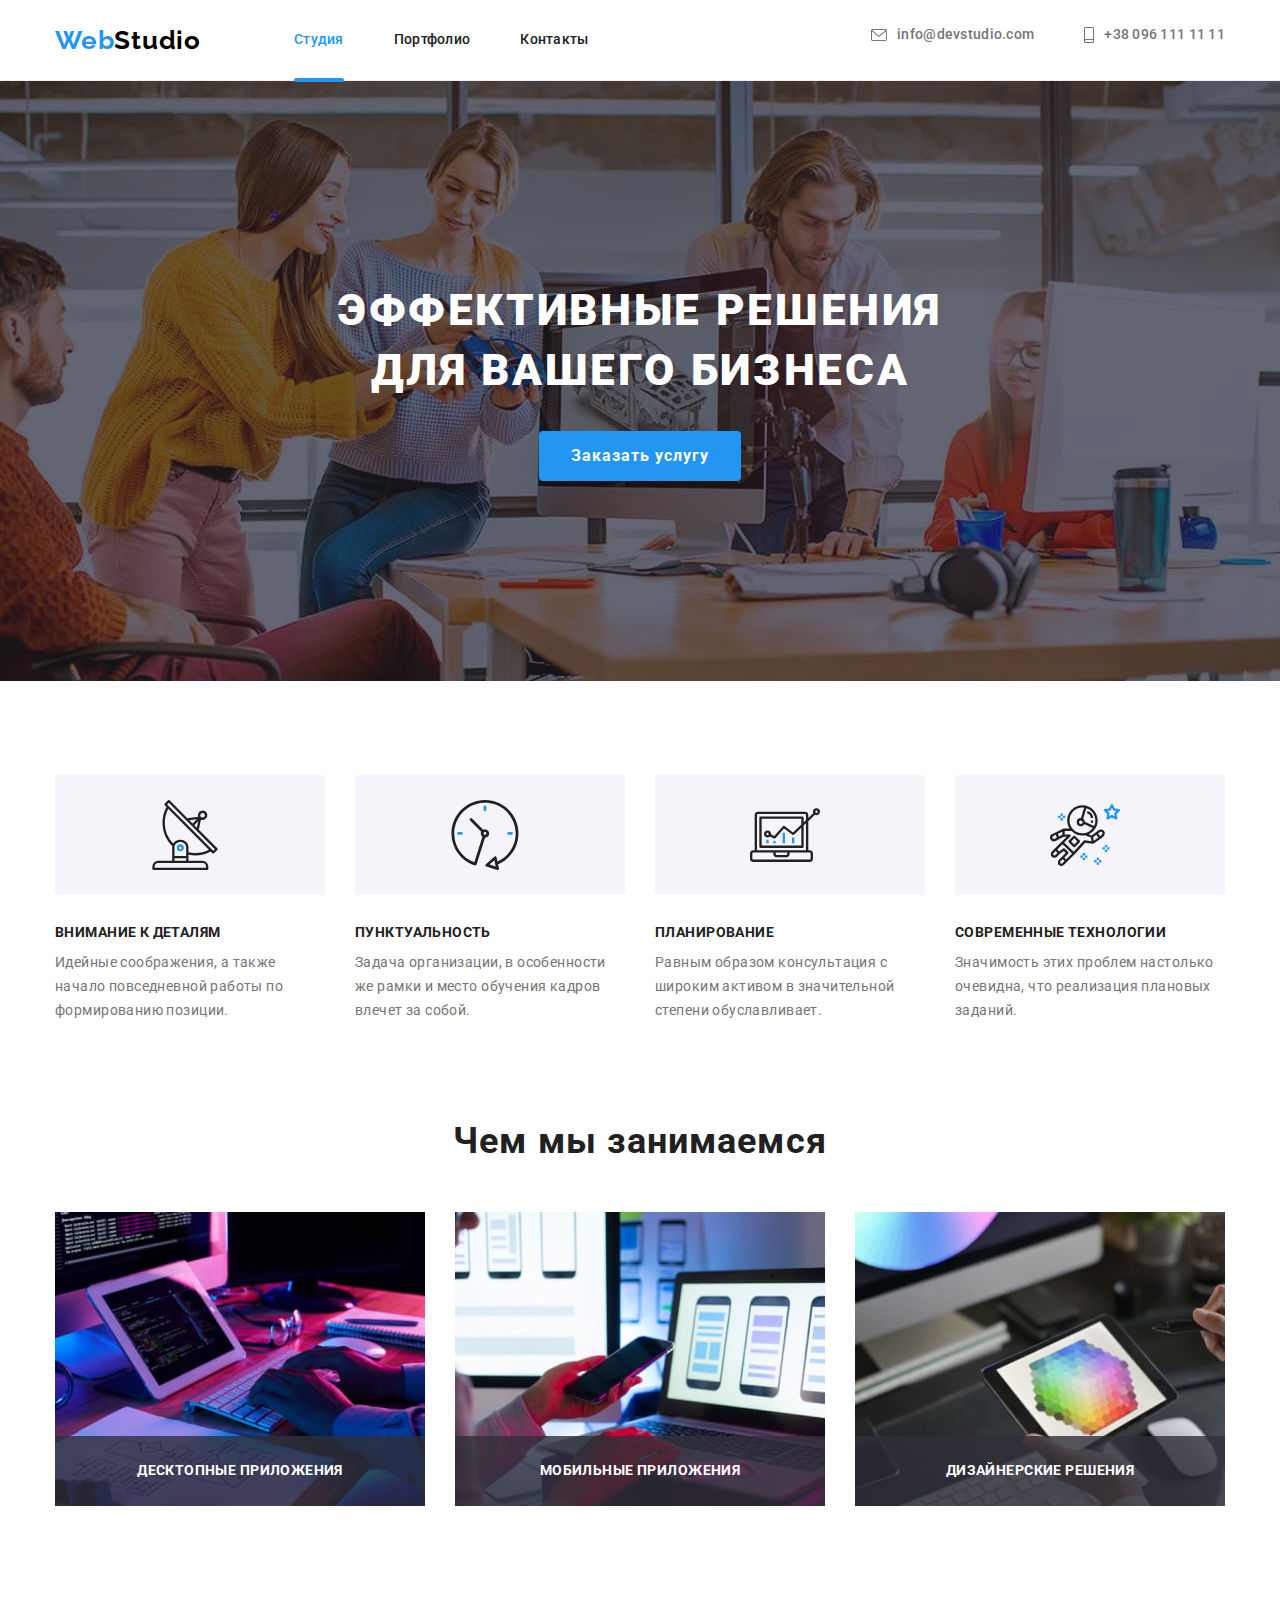
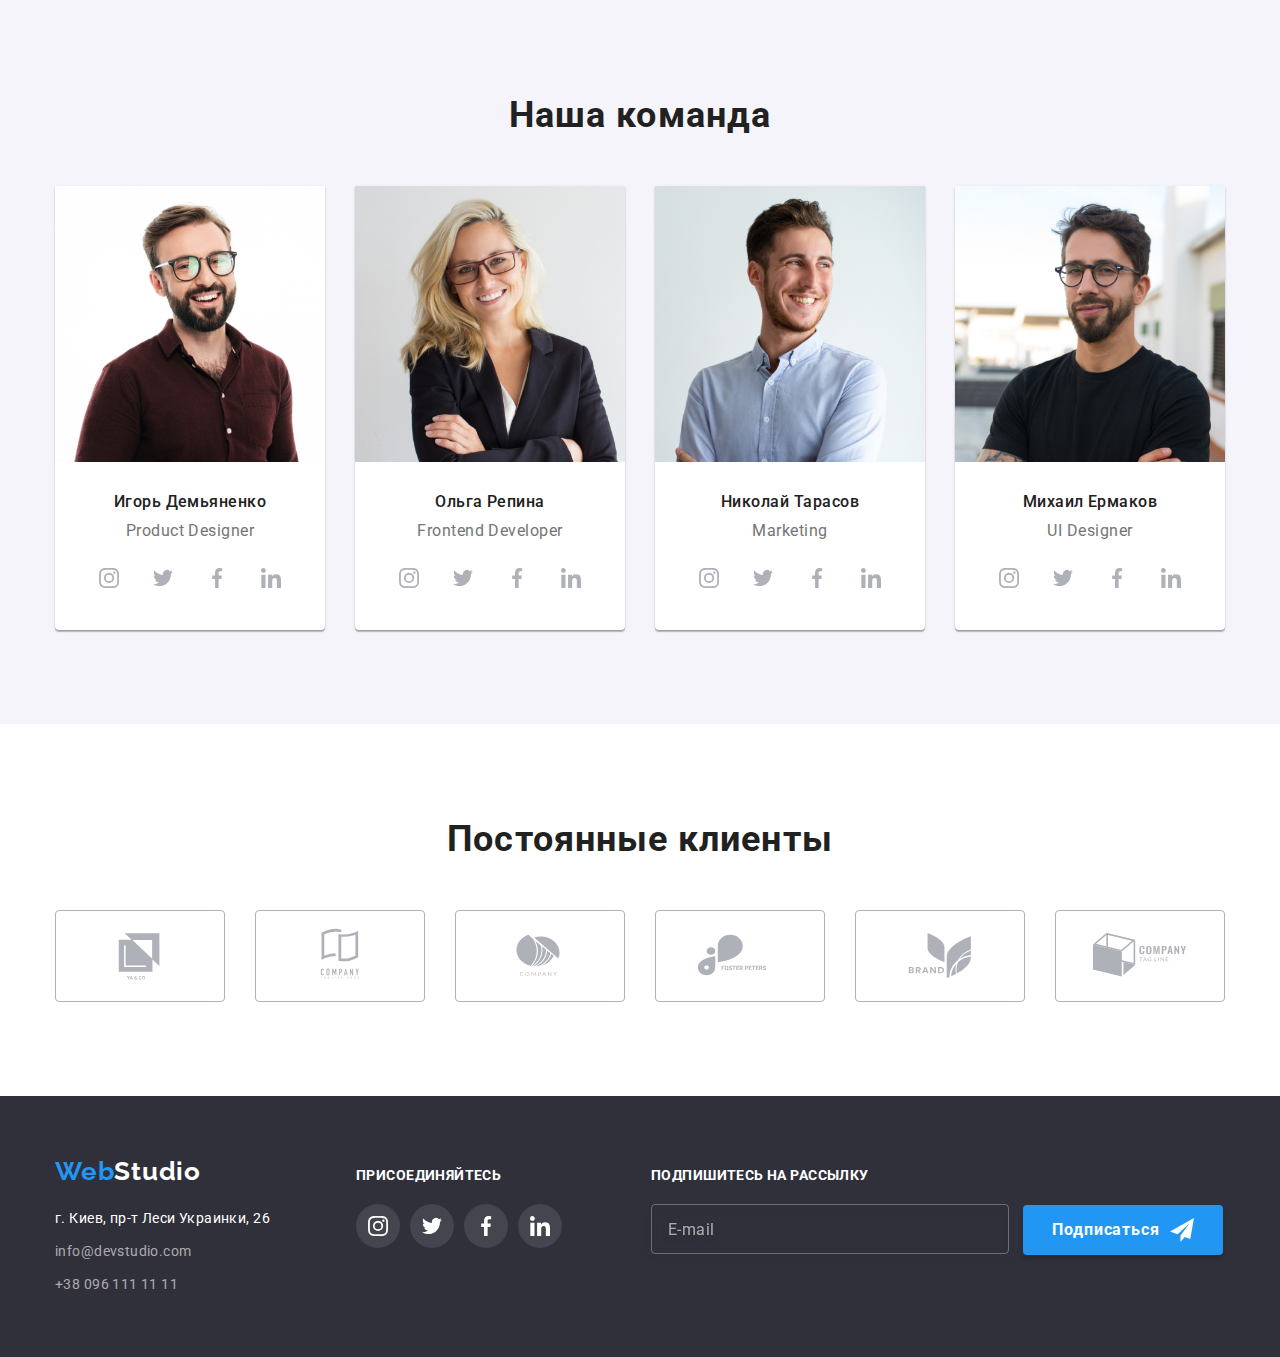
<file: index.html>
<!DOCTYPE html>
<html lang="ru">

<head>
    <meta charset="UTF-8">
    <meta http-equiv="X-UA-Compatible" content="IE=edge">
    <meta name="viewport" content="width=device-width, initial-scale=1.0">
    <link rel="preconnect" href="https://fonts.googleapis.com">
    <link rel="preconnect" href="https://fonts.gstatic.com" crossorigin>
    <link
        href="https://fonts.googleapis.com/css2?family=Raleway:wght@700&family=Roboto:wght@400;500;700;900&display=swap"
        rel="stylesheet">
    <link rel="stylesheet"
        href="https://cdnjs.cloudflare.com/ajax/libs/modern-normalize/1.0.0/modern-normalize.min.css" />
    <link rel="stylesheet" href="./css/main.min.css">
    <title>Студия</title>
</head>

<body class="body">
    <header class="page-header">
        <div class="container container__page-header">
            <nav class="main-nav">
                <a class="logo" href="./index.html">Web<span class="logo__header">Studio</span></a>
                <ul class="site-nav">
                    <li class="site-nav__item"><a class="site-nav__link site-nav__link--active" href="#">Студия</a></li>
                    <li class="site-nav__item"><a class="site-nav__link" href="./portfolio.html">Портфолио</a></li>
                    <li class="site-nav__item"><a class="site-nav__link" href="#">Контакты</a></li>
                </ul>
                <button type="button" class="menu__button is-open" aria-expanded="false" aria-controls="menu-container" data-menu-button>
                    <svg class="menu-icon" width="40px" height="40px" aria-label="Переключатель мобильного меню">
                        <use class="icon__close" href="./images/symbol-defs.svg#menu_40px"></use>
                        <use class="icon__menu" href="./images/symbol-defs.svg#close_40px"></use>
                    </svg>
                </button>
                <!--Mobile-menu-->
                <div class="menu-container" id="menu-container" data-menu>
                    <ul class="mob-menu">
                        <li class="mob-menu__item"><a class="mob-menu__link mob-menu__link--active" href="#">Студия</a></li>
                        <li class="mob-menu__item"><a class="mob-menu__link" href="./portfolio.html">Портфолио</a></li>
                        <li class="mob-menu__item"><a class="mob-menu__link" href="#">Контакты</a></li>
                    </ul>
                    <div class="mob-menu">
                        <p class="mob__tel">+38 096 111 11 11</p>
                        <p class="mob__mail">info@devstudio.com</p>
                        <ul class="mob-social">
                            <li class="mob-social__item"><a class="mob-social__link" href="#">Instagram</a></li>
                            <li class="mob-social__item"><a class="mob-social__link" href="#">Twitter</a></li>
                            <li class="mob-social__item"><a class="mob-social__link" href="#">Facebook</a></li>
                            <li class="mob-social__item"><a class="mob-social__link" href="#">LinkedIn</a></li>
                        </ul>
                    </div>
                </div>
            </nav>
            <ul class="auth-nav">
                <li class="auth-nav__item">
                    <a class="auth-nav__link" href="mailto:info@devstudio.com">
                        <svg class="auth-nav__icon" width="16px" height="12px">
                            <use href="./images/symbol-defs.svg#envelope"></use>
                        </svg>
                        info@devstudio.com</a>
                </li>
                <li class="auth-nav__item"><a class="auth-nav__link" href="tel:+380961111111">
                        <svg class="auth-nav__icon" width="10px" height="16px">
                            <use href="./images/symbol-defs.svg#smartphone"></use>
                        </svg>
                        +38 096 111 11 11</a></li>
            </ul>
        </div>
    </header>
    <main class="page-main">
        <!--Шапка-->
        <section class="main-section overlay">
            <div class="container">
                <h1 class="main__title">Эффективные решения для вашего бизнеса</h1>
                <button class="main__button button" type="button" data-modal-open>Заказать услугу</button>
            </div>
        </section>
        <!--Особенности-->
        <section class="section">
            <div class="container">
                <h2 class="visually-hidden">Наши преимущества</h2>
                <ul class="feature-list">
                    <li class="feature-list__item">
                        <div class="feature__picture">
                            <svg class="auth-nav__icon" width="70px" height="70px">
                                <use href="./images/symbol-defs.svg#antenna"></use>
                            </svg>
                        </div>
                        <h3 class="feature-list__title upertext">Внимание к деталям</h3>
                        <p class="feature-list__text">Идейные соображения, а также начало повседневной работы по
                            формированию позиции.
                        </p>
                    </li>
                    <li class="feature-list__item">
                        <div class="feature__picture">
                            <svg class="auth-nav__icon" width="70px" height="70px">
                                <use href="./images/symbol-defs.svg#clock"></use>
                            </svg>
                        </div>
                        <h3 class="feature-list__title upertext">Пунктуальность</h3>
                        <p class="feature-list__text">Задача организации, в особенности же рамки и место обучения кадров
                            влечет за собой.
                        </p>
                    </li>
                    <li class="feature-list__item">
                        <div class="feature__picture">
                            <svg class="auth-nav__icon" width="70px" height="70px">
                                <use href="./images/symbol-defs.svg#diagram"></use>
                            </svg>
                        </div>
                        <h3 class="feature-list__title upertext">Планирование</h3>
                        <p class="feature-list__text">Равным образом консультация с широким активом в значительной
                            степени обуславливает.
                        </p>
                    </li>
                    <li class="feature-list__item">
                        <div class="feature__picture">
                            <svg class="auth-nav__icon" width="70px" height="70px">
                                <use href="./images/symbol-defs.svg#astronaut"></use>
                            </svg>
                        </div>
                        <h3 class="feature-list__title upertext">Современные технологии</h3>
                        <p class="feature-list__text">Значимость этих проблем настолько очевидна, что реализация плановых
                            заданий.</p>
                    </li>
                </ul>
            </div>
        </section>
        <!--Чем мы занимаемся-->
        <section class="section section--no-padding-top">
            <div class="container">
                <h2 class="section__title work__title">Чем мы занимаемся</h2>
                <ul class="work-list">
                    <li class="work-list__item">
                        <div class="work__picture">
                            <picture>
                                <source srcset="./images/box1.jpg 1x, ./images/box1@2x.jpg 2x" type="image/jpeg">
                                <img src="./images/box1.jpg" alt="Николай Тарасов">
                            </picture>
                            <h3 class="work-list__text upertext">Десктопные приложения</h3>
                        </div>
                    </li>
                    <li class="work-list__item">
                        <div class="work__picture">
                            <picture>
                                <source srcset="./images/box2.jpg 1x, ./images/box2@2x.jpg 2x" type="image/jpeg">
                                <img src="./images/box2.jpg" alt="Разрабатывает мобильные приложения">
                            </picture>
                            <h3 class="work-list__text  upertext">Мобильные приложения</h3>
                        </div>
                    </li>
                    <li class="work-list__item">
                        <div class="work__picture">
                            <picture>
                                <source srcset="./images/box3.jpg 1x, ./images/box3@2x.jpg 2x" type="image/jpeg">
                                <img src="./images/box3.jpg" alt="Оформляет сайты или приложения">
                            </picture>
                            <h3 class="work-list__text  upertext">Дизайнерские решения</h3>
                        </div>
                    </li>
                </ul>
            </div>
        </section>
        <!--Наша команда-->
        <section class="team section">
            <div class="container">
                <h2 class="section__title">Наша команда</h2>
                <ul class="team-list">
                    <!--Демьяненко-->
                    <li class="team-list__item">
                        <picture>
                            <source srcset="./images/Igor_Demyanenko.png 1x, ./images/Igor_Demyanenko@2x.png 2x" type="image/jpeg">
                            <source srcset="./images/Igor_Demyanenko.jpg 1x, ./images/Igor_Demyanenko@2x.jpg 2x" type="image/jpeg">
                            <img src="./images/Igor_Demyanenko.jpg" alt="Игорь Демьяненко">
                        </picture>
                        <div class="team-list__info">
                            <h3 class="team-list__title">Игорь Демьяненко</h3>
                            <p class="team-list__text">Product Designer</p>
                            <ul class="social-list">
                                <li class="social-list__item">
                                    <a class="ssocial-list__link" href="">
                                        <svg class="social-list__icon" width="20px" height="20px">
                                            <use href="./images/symbol-defs.svg#instagram"></use>
                                        </svg>
                                    </a>
                                </li>
                                <li class="social-list__item">
                                    <a class="ssocial-list__link" href="">
                                        <svg class="social-list__icon" width="20px" height="20px">
                                            <use href="./images/symbol-defs.svg#twitter"></use>
                                        </svg>
                                    </a>
                                </li>
                                <li class="social-list__item">
                                    <a class="ssocial-list__link" href="">
                                        <svg class="social-list__icon" width="20px" height="20px">
                                            <use href="./images/symbol-defs.svg#facebook"></use>
                                        </svg>
                                    </a>
                                </li>
                                <li class="social-item">
                                    <a class="ssocial-list__link" href="">
                                        <svg class="social-list__icon" width="20px" height="20px">
                                            <use href="./images/symbol-defs.svg#linkedin"></use>
                                        </svg>
                                    </a>
                                </li>
                            </ul>
                        </div>
                    </li>
                    <!--Репина-->
                    <li class="team-list__item">
                        <picture>
                            <source srcset="./images/Olga_Repina.png 1x, ./images/Olga_Repina@2x.png 2x" type="image/jpeg">
                            <source srcset="./images/Olga_Repina.jpg 1x, ./images/Olga_Repina@2x.jpg 2x" type="image/jpeg">
                            <img src="./images/Olga_Repina.jpg" alt="Ольга Репина">
                        </picture>
                        <div class="team-list__info">
                            <h3 class="team-list__title">Ольга Репина</h3>
                            <p class="team-list__text">Frontend Developer</p>
                            <ul class="social-list">
                                <li class="social-list__item">
                                    <a class="ssocial-list__link" href="">
                                        <svg class="social-list__icon" width="20px" height="20px">
                                            <use href="./images/symbol-defs.svg#instagram"></use>
                                        </svg>
                                    </a>
                                </li>
                                <li class="social-list__item">
                                    <a class="ssocial-list__link" href="">
                                        <svg class="social-list__icon" width="20px" height="20px">
                                            <use href="./images/symbol-defs.svg#twitter"></use>
                                        </svg>
                                    </a>
                                </li>
                                <li class="social-list__item">
                                    <a class="ssocial-list__link" href="">
                                        <svg class="social-list__icon" width="20px" height="20px">
                                            <use href="./images/symbol-defs.svg#facebook"></use>
                                        </svg>
                                    </a>
                                </li>
                                <li class="social-item">
                                    <a class="ssocial-list__link" href="">
                                        <svg class="social-list__icon" width="20px" height="20px">
                                            <use href="./images/symbol-defs.svg#linkedin"></use>
                                        </svg>
                                    </a>
                                </li>
                            </ul>
                        </div>
                    </li>
                    <!--Тарасов-->
                    <li class="team-list__item">
                        <picture>
                            <source srcset="./images/Nikolai_Tarasov.png 1x, ./images/Nikolai_Tarasov@2x.png 2x" type="image/jpeg">
                            <source srcset="./images/Nikolai_Tarasov.jpg 1x, ./images/Nikolai_Tarasov@2x.jpg 2x" type="image/jpeg">
                            <img src="./images/Nikolai_Tarasov.jpg" alt="Николай Тарасов">
                        </picture>
                        <div class="team-list__info">
                            <h3 class="team-list__title">Николай Тарасов</h3>
                            <p class="team-list__text">Marketing</p>
                            <ul class="social-list">
                                <li class="social-list__item">
                                    <a class="ssocial-list__link" href="">
                                        <svg class="social-list__icon" width="20px" height="20px">
                                            <use href="./images/symbol-defs.svg#instagram"></use>
                                        </svg>
                                    </a>
                                </li>
                                <li class="social-list__item">
                                    <a class="ssocial-list__link" href="">
                                        <svg class="social-list__icon" width="20px" height="20px">
                                            <use href="./images/symbol-defs.svg#twitter"></use>
                                        </svg>
                                    </a>
                                </li>
                                <li class="social-list__item">
                                    <a class="ssocial-list__link" href="">
                                        <svg class="social-list__icon" width="20px" height="20px">
                                            <use href="./images/symbol-defs.svg#facebook"></use>
                                        </svg>
                                    </a>
                                </li>
                                <li class="social-item">
                                    <a class="ssocial-list__link" href="">
                                        <svg class="social-list__icon" width="20px" height="20px">
                                            <use href="./images/symbol-defs.svg#linkedin"></use>
                                        </svg>
                                    </a>
                                </li>
                            </ul>
                        </div>
                    </li>
                    <!--Ермаков-->
                    <li class="team-list__item">
                        <picture>
                            <source srcset="./images/Mikhail_Ermakov.png 1x, ./images/Mikhail_Ermakov@2x.png 2x" type="image/jpeg">
                            <source srcset="./images/Mikhail_Ermakov.jpg 1x, ./images/Mikhail_Ermakov@2x.jpg 2x" type="image/jpeg">
                            <img src="./images/Mikhail_Ermakov.jpg" alt="Михаил Ермаков">
                        </picture>
                        <div class="team-list__info">
                            <h3 class="team-list__title">Михаил Ермаков</h3>
                            <p class="team-list__text">UI Designer</p>
                            <ul class="social-list">
                                <li class="social-list__item">
                                    <a class="ssocial-list__link" href="">
                                        <svg class="social-list__icon" width="20px" height="20px">
                                            <use href="./images/symbol-defs.svg#instagram"></use>
                                        </svg>
                                    </a>
                                </li>
                                <li class="social-list__item">
                                    <a class="ssocial-list__link" href="">
                                        <svg class="social-list__icon" width="20px" height="20px">
                                            <use href="./images/symbol-defs.svg#twitter"></use>
                                        </svg>
                                    </a>
                                </li>
                                <li class="social-list__item">
                                    <a class="ssocial-list__link" href="">
                                        <svg class="social-list__icon" width="20px" height="20px">
                                            <use href="./images/symbol-defs.svg#facebook"></use>
                                        </svg>
                                    </a>
                                </li>
                                <li class="social-item">
                                    <a class="ssocial-list__link" href="">
                                        <svg class="social-list__icon" width="20px" height="20px">
                                            <use href="./images/symbol-defs.svg#linkedin"></use>
                                        </svg>
                                    </a>
                                </li>
                            </ul>
                        </div>
                    </li>
                </ul>
            </div>
        </section>
        <!--Постоянные клиенты-->
        <section class="section">
            <div class="container">
                <h2 class="section__title">Постоянные клиенты</h2>
                <ul class="client-list">
                    <li class="client-list__item">
                        <a class="client-list__link" href="">
                            <svg width="106px" height="60px">
                                <use href="./images/symbol-defs.svg#Logo1"></use>
                            </svg>
                        </a>
                    </li>
                    <li class="client-list__item">
                        <a class="client-list__link" href="">
                            <svg width="106px" height="60px">
                                <use href="./images/symbol-defs.svg#Logo2"></use>
                            </svg>
                        </a>
                    </li>
                    <li class="client-list__item">
                        <a class="client-list__link" href="">
                            <svg width="106px" height="60px">
                                <use href="./images/symbol-defs.svg#Logo3"></use>
                            </svg>
                        </a>
                    </li>
                    <li class="client-list__item">
                        <a class="client-list__link" href="">
                            <svg width="106px" height="60px">
                                <use href="./images/symbol-defs.svg#Logo4"></use>
                            </svg>
                        </a>
                    </li>
                    <li class="client-list__item">
                        <a class="client-list__link" href="">
                            <svg width="106px" height="60px">
                                <use href="./images/symbol-defs.svg#Logo5"></use>
                            </svg>
                        </a>
                    </li>
                    <li class="client-list__item">
                        <a class="client-list__link" href="">
                            <svg width="106px" height="60px">
                                <use href="./images/symbol-defs.svg#Logo6"></use>
                            </svg>
                        </a>
                    </li>
                </ul>
            </div>
        </section>
    </main>
    <!--Підвал-->
    <footer class="page-footer">
        <div class="container footer-list">
            <div class="contact-info">
                <div class="logo__footer"><a class="logo" href="./index.html">Web<span class="logo__footer-accent">Studio</span></a></div>
                <address class="addres-info">
                    <ul class="address-list">
                        <li class="address-list__item"><a class="address-list__map" href="http://surl.li/bkaxq" target="_blank"
                                rel="noreferrer noopener">г. Киев,
                                пр-т Леси Украинки, 26</a></li>
                        <li class="address-list__item"><a class="address-list__link"
                                href="mailto:info@devstudio.com">info@devstudio.com</a>
                        </li>
                        <li class="address-list__item"><a class="address-list__link" href="tel:+380961111111">+38 096 111 11
                                11</a></li>
                    </ul>
                </address>
            </div>
            <div>
                <h3 class="footer-social__title upertext">Присоединяйтесь</h3>
                <ul class="footer-social-list">
                    <li class="social-list__item footer-social-list__item">
                        <a class="ssocial-list__link footer-social-list__link" href="">
                            <svg class="social-list__icon" width="20px" height="20px">
                                <use href="./images/symbol-defs.svg#instagram"></use>
                            </svg>
                        </a>
                    </li>
                    <li class="social-list__item footer-social-list__item">
                        <a class="ssocial-list__link footer-social-list__link" href="">
                            <svg class="social-list__icon" width="20px" height="20px">
                                <use href="./images/symbol-defs.svg#twitter"></use>
                            </svg>
                        </a>
                    </li>
                    <li class="social-list__item footer-social-list__item">
                        <a class="ssocial-list__link footer-social-list__link" href="">
                            <svg class="social-list__icon" width="20px" height="20px">
                                <use href="./images/symbol-defs.svg#facebook"></use>
                            </svg>
                        </a>
                    </li>
                    <li class="social-list__item footer-social-list__item">
                        <a class="ssocial-list__link footer-social-list__link" href="">
                            <svg class="social-list__icon" width="20px" height="20px">
                                <use href="./images/symbol-defs.svg#linkedin"></use>
                            </svg>
                        </a>
                    </li>
                </ul>
            </div>
            <div class="subscription">
                <label class="subscription-lable">
                    <span class="subscription__title upertext">Подпишитесь на рассылку</span>
                    <input type="email" name="e-mail" placeholder="E-mail" class="subscription__input" required>
                </label>
                <button type="submit" class="subscription__button button">Подписаться
                    <svg width="24px" height="24px" class="subscription__icon">
                        <use href="./images/symbol-defs.svg#send"></use>
                    </svg>
                </button>
            </div>
        </div>
    </footer>
    <!--Модальне вікно-->
    <div class="backdrop is-hidden" data-modal>
        <div class="modal" >
            <button class="close__button" type="button" data-modal-close>
                <svg class="social-list__icon" width="11px" height="11px">
                    <use href="./images/symbol-defs.svg#Vector"></use>
                </svg>
            </button>
            <form class="form">
                <h3 class="form__title">Оставьте свои данные, мы вам перезвоним</h3>
                <label class="form__label">
                    Имя
                    <input type="text" name="username" autofocus class="form__input" required>
                    <svg class="form__icon" width="18px" height="18px">
                        <use href="./images/symbol-defs.svg#person"></use>
                    </svg>
                </label>
                <label class="form__label">
                    Телефон
                    <input type="tel" name="phonenumber" class="form__input" required>
                    <svg class="form__icon" width="18px" height="18px">
                        <use href="./images/symbol-defs.svg#phone"></use>
                    </svg>
                </label>
                <label class="form__label">
                    Почта
                    <input type="email" name="email" class="form__input">
                     <svg class="form__icon" width="18px" height="18px">
                         <use href="./images/symbol-defs.svg#email"></use>
                    </svg>
                </label>
                <label class="form-textarea__lable">
                    Комментарий
                    <textarea name="comments" placeholder="Введите текст" class="form-textarea__text"></textarea>
                </label>
                <label class="form-checkbox__lable">
                    <input type="checkbox" name="checkbox" class="form-checkbox__input">
                    <span class="form-checkbox__icon"></span>
                    Соглашаюсь с рассылкой и принимаю <a href="" class="form-checkbox__download">Условия договора</a>
                </label>
                <button class="form-button button" type="submit">Отправить</button>
            </form>
        </div>
    </div>
    <script src="./js/modal.js"></script>
    <script src="./js/menu.js"></script>
</body>

</html>
</file>
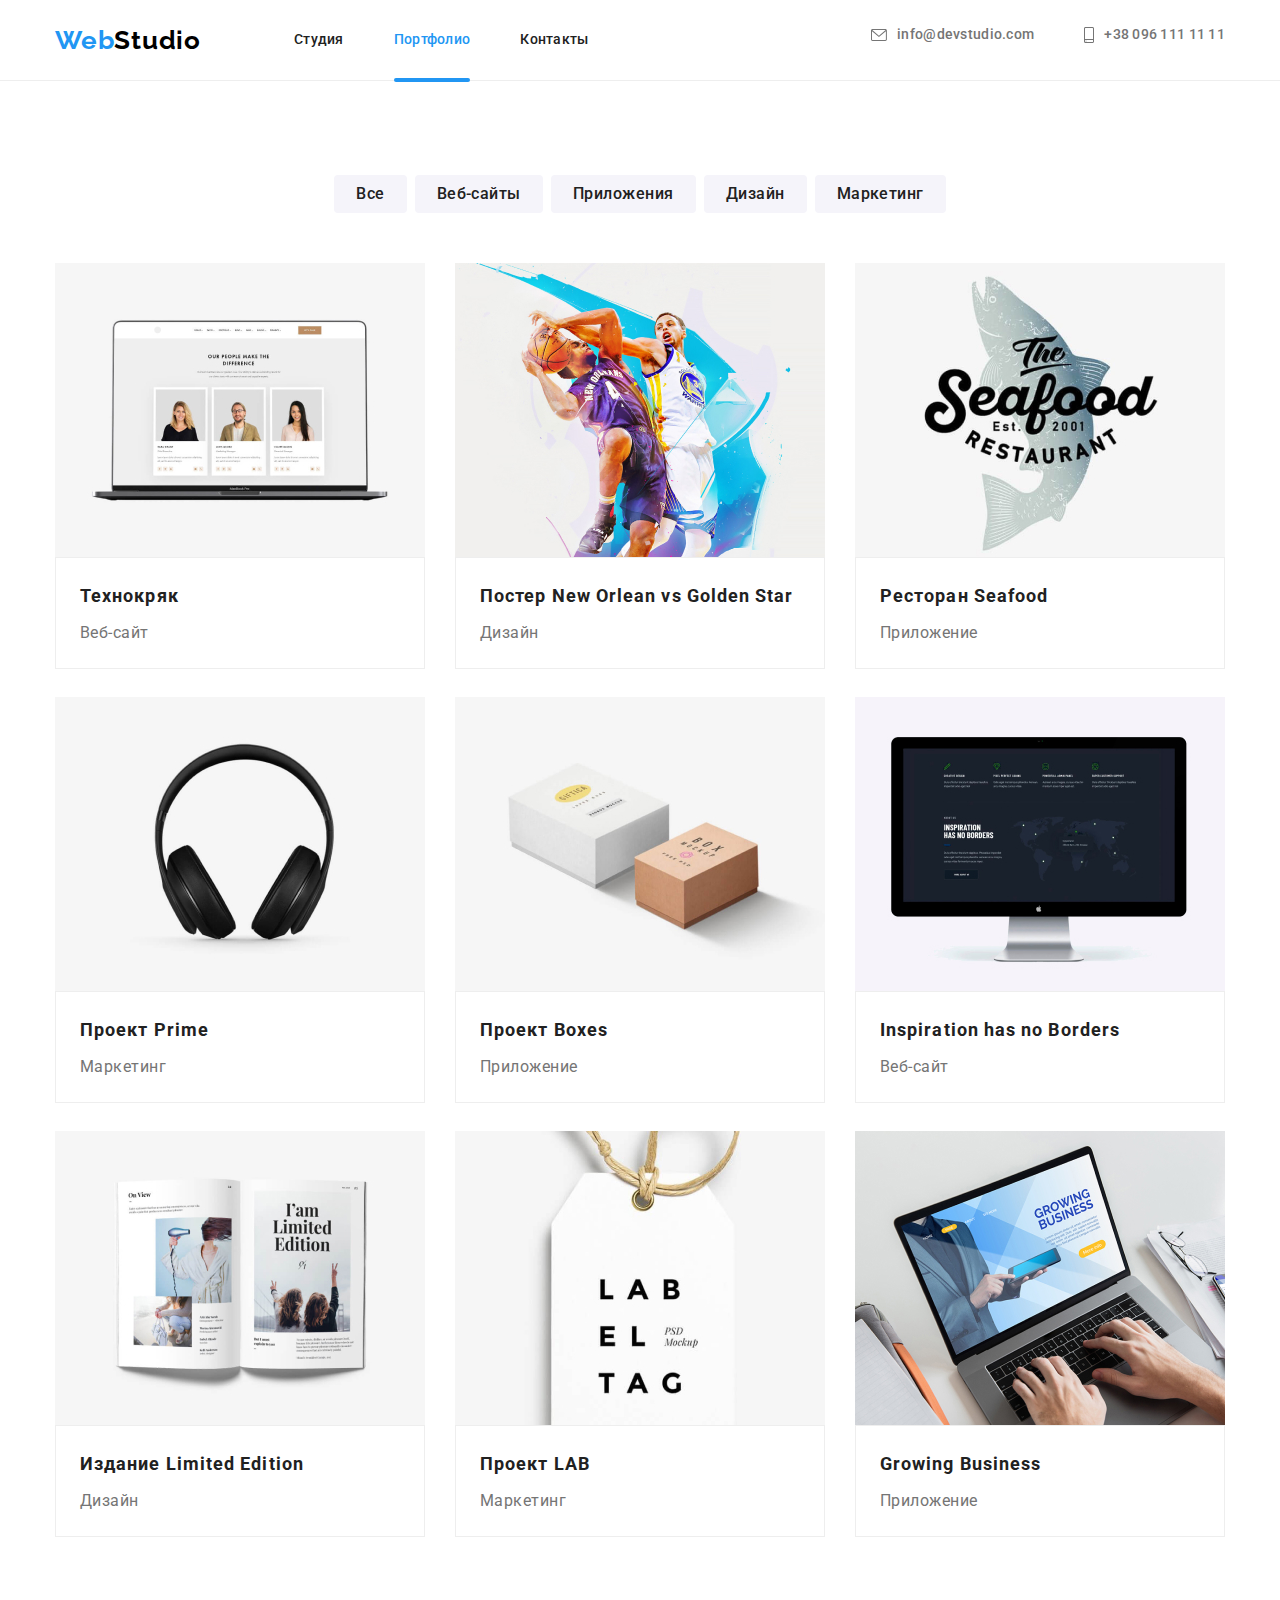
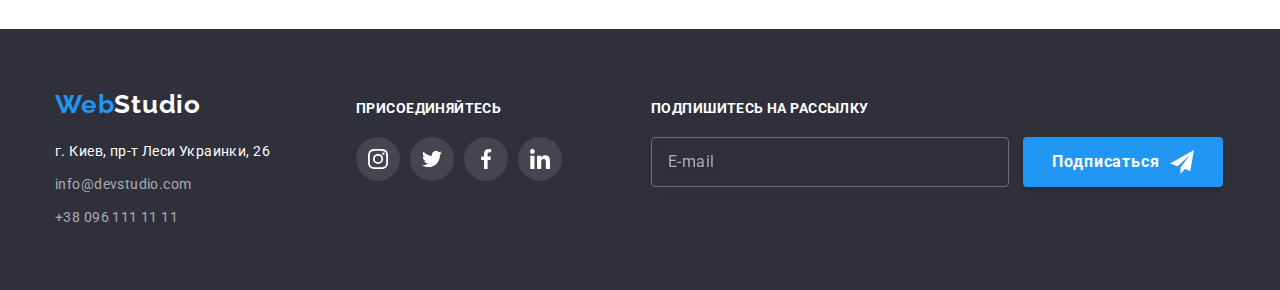
<file: portfolio.html>
<!DOCTYPE html>
<html lang="ru">

<head>
    <meta charset="UTF-8">
    <meta http-equiv="X-UA-Compatible" content="IE=edge">
    <meta name="viewport" content="width=device-width, initial-scale=1.0">
    <link rel="preconnect" href="https://fonts.googleapis.com">
    <link rel="preconnect" href="https://fonts.gstatic.com" crossorigin>
    <link
        href="https://fonts.googleapis.com/css2?family=Raleway:wght@700&family=Roboto:wght@400;500;700;900&display=swap"
        rel="stylesheet">
    <link rel="stylesheet"
        href="https://cdnjs.cloudflare.com/ajax/libs/modern-normalize/1.0.0/modern-normalize.min.css" />
    <link rel="stylesheet" href="./css/main.min.css">
    <title>Портфолио</title>
</head>

<body class="body">
    <header class="page-header">
        <div class="container container__page-header">
            <nav class="main-nav">
                <a class="logo" href="./index.html">Web<span class="logo__header">Studio</span></a>
                <ul class="site-nav">
                    <li class="site-nav__item"><a class="site-nav__link" href="./index.html">Студия</a></li>
                    <li class="site-nav__item"><a class="site-nav__link site-nav__link--active" href="№">Портфолио</a></li>
                    <li class="site-nav__item"><a class="site-nav__link" href="#">Контакты</a></li>
                </ul>
                <button type="button" class="menu__button is-open" aria-expanded="false" aria-controls="menu-container"
                    data-menu-button>
                    <svg width="40px" height="40px" aria-label="Переключатель мобильного меню">
                        <use class="icon__close" href="./images/symbol-defs.svg#menu_40px"></use>
                        <use class="icon__menu" href="./images/symbol-defs.svg#close_40px"></use>
                    </svg>
                </button>
                <!--Mobile-menu-->
                <div class="menu-container" id="menu-container" data-menu>
                    <ul class="mob-menu">
                        <li class="mob-menu__item"><a class="mob-menu__link" href="./index.html">Студия</a></li>
                        <li class="mob-menu__item"><a class="mob-menu__link active-mob-link" href="#">Портфолио</a></li>
                        <li class="mob-menu__item"><a class="mob-menu__link" href="#">Контакты</a></li>
                    </ul>
                    <div class="mob-menu">
                        <p class="mob__tel">+38 096 111 11 11</p>
                        <p class="mob__mail">info@devstudio.com</p>
                        <ul class="mob-social">
                            <li class="mob-social__item"><a class="mob-social__link" href="#">Instagram</a></li>
                            <li class="mob-social__item"><a class="mob-social__link" href="#">Twitter</a></li>
                            <li class="mob-social__item"><a class="mob-social__link" href="#">Facebook</a></li>
                            <li class="mob-social__item"><a class="mob-social__link" href="#">LinkedIn</a></li>
                        </ul>
                    </div>
                </div>
            </nav>
            <ul class="auth-nav">
                <li class="auth-nav__item">
                    <a class="auth-nav__link" href="mailto:info@devstudio.com">
                        <svg class="auth-nav__icon" width="16px" height="12px">
                            <use href="./images/symbol-defs.svg#envelope"></use>
                        </svg>
                        info@devstudio.com</a>
                </li>
                <li class="auth-nav__item"><a class="auth-nav__link" href="tel:+380961111111">
                        <svg class="auth-nav__icon" width="10px" height="16px">
                            <use href="./images/symbol-defs.svg#smartphone"></use>
                        </svg>
                        +38 096 111 11 11</a></li>
            </ul>
        </div>
    </header>
    <main>
        <!--Портфолио-->
        <section class="section">
            <div class="container portfolio">
                <h1 class="visually-hidden">Филтри</h1>
                <ul class="filters">
                    <li class="filters__item"><button class="filters__button" type="button">Все</button></li>
                    <li class="filters__item"><button class="filters__button" type="button">Веб-сайты</button></li>
                    <li class="filters__item"><button class="filters__button" type="button">Приложения</button></li>
                    <li class="filters__item"><button class="filters__button" type="button">Дизайн</button></li>
                    <li class="filters__item"><button class="filters__button" type="button">Маркетинг</button></li>
                </ul>
                <ul class="projects">
                    <li class="projects__item">
                        <a class="projects__link projects__link--another-height" href="">
                            <div class="projects__picture">
                                <picture class="projects__picture--mobile">
                                    <source srcset="./images/project1-mob.jpg 1x, ./images/project1-mob@2x.jpg 2x" type="image/jpeg">
                                    <img src="./images/project1-mob.jpg" alt="Технокряк">
                                </picture>
                                <picture class="projects__picture--tablet">
                                    <source srcset="./images/project1-tab.jpg 1x, ./images/project1-tab@2x.jpg 2x" type="image/jpeg">
                                    <img src="./images/project1-tab.jpg" alt="Технокряк">
                                </picture>
                                <picture class="projects__picture--desktop">
                                    <source srcset="./images/project1-desktop.jpg 1x, ./images/project1-desktop@2x.jpg 2x" type="image/jpeg">
                                    <img src="./images/project1-desktop.jpg" alt="Технокряк">
                                </picture>
                                <div class="projects-action">
                                    <p class="projects-action__text">Ресурс предлагает комплексные предложения с разным уровнем функционала и
                                        сервисов. Все это позволит посетителю
                                        получить
                                        исчерпывающие сведения о компании или частном лице.</p>
                                </div>
                            </div>
                            <div class="projects__content projects__content--another-height">
                                <h2 class="projects__title">Технокряк</h2>
                                <p class="projects__text">Веб-сайт</p>
                            </div>
                        </a>
                    </li>
                    <li class="projects__item">
                        <a class="projects__link" href="">
                            <div class="projects__picture">
                                <picture class="projects__picture--mobile">
                                    <source srcset="./images/project2-mob.jpg 1x, ./images/project2-mob@2x.jpg 2x" type="image/jpeg">
                                    <img src="./images/project2-mob.jpg" alt="Постер New Orlean vs Golden Star">
                                </picture>
                                <picture class="projects__picture--tablet">
                                    <source srcset="./images/project2-tab.jpg 1x, ./images/project2-tab@2x.jpg 2x" type="image/jpeg">
                                    <img src="./images/project2-tab.jpg" alt="Постер New Orlean vs Golden Star">
                                </picture>
                                <picture class="projects__picture--desktop">
                                    <source srcset="./images/project2-desktop.jpg 1x, ./images/project2-desktop@2x.jpg 2x" type="image/jpeg">
                                    <img src="./images/project2-desktop.jpg" alt="Постер New Orlean vs Golden Star">
                                </picture>
                                <div class="projects-action">
                                    <p class="projects-action__text">Ресурс предлагает комплексные предложения с разным уровнем функционала и
                                        сервисов. Все это позволит посетителю
                                        получить
                                        исчерпывающие сведения о компании или частном лице.</p>
                                </div>
                            </div>
                            <div class="projects__content">
                                <h2 class="projects__title">Постер New Orlean vs Golden Star</h2>
                                <p class="projects__text">Дизайн</p>
                            </div>
                        </a>
                    </li>
                    <li class="projects__item">
                        <a class="projects__link" href="">
                            <div class="projects__picture">
                                <picture class="projects__picture--mobile">
                                    <source srcset="./images/project3-mob.jpg 1x, ./images/project3-mob@2x.jpg 2x" type="image/jpeg">
                                    <img src="./images/project3-mob.jpg" alt="Ресторан Seafoodr">
                                </picture>
                                <picture class="projects__picture--tablet">
                                    <source srcset="./images/project3-tab.jpg 1x, ./images/project3-tab@2x.jpg 2x" type="image/jpeg">
                                    <img src="./images/project3-tab.jpg" alt="Ресторан Seafoodrr">
                                </picture>
                                <picture class="projects__picture--desktop">
                                    <source srcset="./images/project3-desktop.jpg 1x, ./images/project3-desktop@2x.jpg 2x" type="image/jpeg">
                                    <img src="./images/project3-desktop.jpg" alt="Ресторан Seafoodr">
                                </picture>
                                <div class="projects-action">
                                    <p class="projects-action__text">Ресурс предлагает комплексные предложения с разным уровнем функционала и
                                        сервисов. Все это позволит посетителю
                                        получить
                                        исчерпывающие сведения о компании или частном лице.</p>
                                </div>
                            </div>
                            <div class="projects__content">
                                <h2 class="projects__title">Ресторан Seafood</h2>
                                <p class="projects__text">Приложение</p>
                            </div>
                        </a>
                    </li>
                    <li class="projects__item">
                        <a class="projects__link" href="">
                            <div class="projects__picture">
                                <picture class="projects__picture--mobile">
                                    <source srcset="./images/project4-mob.jpg 1x, ./images/project4-mob@2x.jpg 2x" type="image/jpeg">
                                    <img src="./images/project4-mob.jpg" alt="Проект Prime">
                                </picture>
                                <picture class="projects__picture--tablet">
                                    <source srcset="./images/project4-tab.jpg 1x, ./images/project4-tab@2x.jpg 2x" type="image/jpeg">
                                    <img src="./images/project4-tab.jpg" alt="Проект Prime">
                                </picture>
                                <picture class="projects__picture--desktop">
                                    <source srcset="./images/project4-desktop.jpg 1x, ./images/project4-desktop@2x.jpg 2x" type="image/jpeg">
                                    <img src="./images/project4-desktop.jpg" alt="Проект Prime">
                                </picture>
                                <div class="projects-action">
                                    <p class="projects-action__text">Ресурс предлагает комплексные предложения с разным уровнем функционала и
                                        сервисов. Все это позволит посетителю
                                        получить
                                        исчерпывающие сведения о компании или частном лице.</p>
                                </div>
                            </div>
                            <div class="projects__content">
                                <h2 class="projects__title">Проект Prime</h2>
                                <p class="projects__text">Маркетинг</p>
                            </div>
                        </a>
                    </li>
                    <li class="projects__item">
                        <a class="projects__link" href="">
                            <div class="projects__picture">
                                <picture class="projects__picture--mobile">
                                    <source srcset="./images/project5-mob.jpg 1x, ./images/project5-mob@2x.jpg 2x" type="image/jpeg">
                                    <img src="./images/project5-mob.jpg" alt="Проект Boxes">
                                </picture>
                                <picture class="projects__picture--tablet">
                                    <source srcset="./images/project5-tab.jpg 1x, ./images/project5-tab@2x.jpg 2x" type="image/jpeg">
                                    <img src="./images/project5-tab.jpg" alt="Проект Boxes">
                                </picture>
                                <picture class="projects__picture--desktop">
                                    <source srcset="./images/project5-desktop.jpg 1x, ./images/project5-desktop@2x.jpg 2x" type="image/jpeg">
                                    <img src="./images/project5-desktop.jpg" alt="Проект Boxes">
                                </picture>
                                <div class="projects-action">
                                    <p class="projects-action__text">Ресурс предлагает комплексные предложения с разным уровнем функционала и
                                        сервисов. Все это позволит посетителю
                                        получить
                                        исчерпывающие сведения о компании или частном лице.</p>
                                </div>
                            </div>
                            <div class="projects__content">
                                <h2 class="projects__title">Проект Boxes</h2>
                                <p class="projects__text">Приложение</p>
                            </div>
                        </a>
                    </li>
                    <li class="projects__item">
                        <a class="projects__link" href="">
                            <div class="projects__picture">
                                <picture class="projects__picture--mobile">
                                    <source srcset="./images/project6-mob.jpg 1x, ./images/project6-mob@2x.jpg 2x" type="image/jpeg">
                                    <img src="./images/project6-mob.jpg" alt="Inspiration has no Borders">
                                </picture>
                                <picture class="projects__picture--tablet">
                                    <source srcset="./images/project6-tab.jpg 1x, ./images/project6-tab@2x.jpg 2x" type="image/jpeg">
                                    <img src="./images/project6-tab.jpg" alt="Inspiration has no Borders">
                                </picture>
                                <picture class="projects__picture--desktop">
                                    <source srcset="./images/project6-desktop.jpg 1x, ./images/project6-desktop@2x.jpg 2x" type="image/jpeg">
                                    <img src="./images/project6-desktop.jpg" alt="Inspiration has no Borders">
                                </picture>
                                <div class="projects-action">
                                    <p class="projects-action__text">Ресурс предлагает комплексные предложения с разным уровнем функционала и
                                        сервисов. Все это позволит посетителю
                                        получить
                                        исчерпывающие сведения о компании или частном лице.</p>
                                </div>
                            </div>
                            <div class="projects__content">
                                <h2 class="projects__title">Inspiration has no Borders</h2>
                                <p class="projects__text">Веб-сайт</p>
                            </div>
                        </a>
                    </li>
                    <li class="projects__item">
                        <a class="projects__link" href="">
                            <div class="projects__picture">
                                <picture class="projects__picture--mobile">
                                    <source srcset="./images/project7-mob.jpg 1x, ./images/project7-mob@2x.jpg 2x" type="image/jpeg">
                                    <img src="./images/project7-mob.jpg" alt="Издание Limited Edition">
                                </picture>
                                <picture class="projects__picture--tablet">
                                    <source srcset="./images/project7-tab.jpg 1x, ./images/project7-tab@2x.jpg 2x" type="image/jpeg">
                                    <img src="./images/project7-tab.jpg" alt="Издание Limited Edition">
                                </picture>
                                <picture class="projects__picture--desktop">
                                    <source srcset="./images/project7-desktop.jpg 1x, ./images/project7-desktop@2x.jpg 2x" type="image/jpeg">
                                    <img src="./images/project7-desktop.jpg" alt="Издание Limited Edition">
                                </picture>
                                <div class="projects-action">
                                    <p class="projects-action__text">Ресурс предлагает комплексные предложения с разным уровнем функционала и
                                        сервисов. Все это позволит посетителю
                                        получить
                                        исчерпывающие сведения о компании или частном лице.</p>
                                </div>
                            </div>
                            <div class="projects__content">
                                <h2 class="projects__title">Издание Limited Edition</h2>
                                <p class="projects__text">Дизайн</p>
                            </div>
                        </a>
                    </li>
                    <li class="projects__item">
                        <a class="projects__link" href="">
                            <div class="projects__picture">
                                <picture class="projects__picture--mobile">
                                    <source srcset="./images/project8-mob.jpg 1x, ./images/project8-mob@2x.jpg 2x" type="image/jpeg">
                                    <img src="./images/project8-mob.jpg" alt="Проект LAB">
                                </picture>
                                <picture class="projects__picture--tablet">
                                    <source srcset="./images/project8-tab.jpg 1x, ./images/project8-tab@2x.jpg 2x" type="image/jpeg">
                                    <img src="./images/project8-tab.jpg" alt="Проект LAB">
                                </picture>
                                <picture class="projects__picture--desktop">
                                    <source srcset="./images/project8-desktop.jpg 1x, ./images/project8-desktop@2x.jpg 2x" type="image/jpeg">
                                    <img src="./images/project8-desktop.jpg" alt="Проект LAB">
                                </picture>
                                <div class="projects-action">
                                    <p class="projects-action__text">Ресурс предлагает комплексные предложения с разным уровнем функционала и
                                        сервисов. Все это позволит посетителю
                                        получить
                                        исчерпывающие сведения о компании или частном лице.</p>
                                </div>
                            </div>
                            <div class="projects__content">
                                <h2 class="projects__title">Проект LAB</h2>
                                <p class="projects__text">Маркетинг</p>
                            </div>
                        </a>
                    </li>
                    <li class="projects__item">
                        <a class="projects__link" href="">
                            <div class="projects__picture">
                                <picture class="projects__picture--mobile">
                                    <source srcset="./images/project9-mob.jpg 1x, ./images/project9-mob@2x.jpg 2x" type="image/jpeg">
                                    <img src="./images/project9-mob.jpg" alt="Growing Business">
                                </picture>
                                <picture class="projects__picture--tablet">
                                    <source srcset="./images/project9-tab.jpg 1x, ./images/project9-tab@2x.jpg 2x" type="image/jpeg">
                                    <img src="./images/project9-tab.jpg" alt="Growing Business">
                                </picture>
                                <picture class="projects__picture--desktop">
                                    <source srcset="./images/project9-desktop.jpg 1x, ./images/project9-desktop@2x.jpg 2x" type="image/jpeg">
                                    <img src="./images/project9-desktop.jpg" alt="Growing Business">
                                </picture>
                                <div class="projects-action">
                                    <p class="projects-action__text">Ресурс предлагает комплексные предложения с разным уровнем функционала и
                                        сервисов. Все это позволит посетителю
                                        получить
                                        исчерпывающие сведения о компании или частном лице.</p>
                                </div>
                            </div>
                            <div class="projects__content">
                                <h2 class="projects__title">Growing Business</h2>
                                <p class="projects__text">Приложение</p>
                            </div>
                        </a>
                    </li>
                </ul>
            </div>
        </section>
    </main>
    <footer class="page-footer">
        <div class="container footer-list">
            <div class="contact-info">
                <div class="logo__footer"><a class="logo" href="./index.html">Web<span class="logo__footer-accent">Studio</span></a>
                </div>
                <address class="addres-info">
                    <ul class="address-list">
                        <li class="address-list__item"><a class="address-list__map" href="http://surl.li/bkaxq" target="_blank"
                                rel="noreferrer noopener">г. Киев,
                                пр-т Леси Украинки, 26</a></li>
                        <li class="address-list__item"><a class="address-list__link"
                                href="mailto:info@devstudio.com">info@devstudio.com</a>
                        </li>
                        <li class="address-list__item"><a class="address-list__link" href="tel:+380961111111">+38 096 111 11
                                11</a></li>
                    </ul>
                </address>
            </div>
            <div>
                <h3 class="footer-social__title upertext">Присоединяйтесь</h3>
                <ul class="footer-social-list">
                    <li class="social-list__item footer-social-list__item">
                        <a class="social-link footer-social-list__link" href="">
                            <svg class="social-list__icon" width="20px" height="20px">
                                <use href="./images/symbol-defs.svg#instagram"></use>
                            </svg>
                        </a>
                    </li>
                    <li class="social-list__item footer-social-list__item">
                        <a class="social-link footer-social-list__link" href="">
                            <svg class="social-list__icon" width="20px" height="20px">
                                <use href="./images/symbol-defs.svg#twitter"></use>
                            </svg>
                        </a>
                    </li>
                    <li class="social-list__item footer-social-list__item">
                        <a class="social-link footer-social-list__link" href="">
                            <svg class="social-list__icon" width="20px" height="20px">
                                <use href="./images/symbol-defs.svg#facebook"></use>
                            </svg>
                        </a>
                    </li>
                    <li class="social-list__item footer-social-list__item">
                        <a class="social-link footer-social-list__link" href="">
                            <svg class="social-list__icon" width="20px" height="20px">
                                <use href="./images/symbol-defs.svg#linkedin"></use>
                            </svg>
                        </a>
                    </li>
                </ul>
            </div>
            <div class="subscription">
                <label class="subscription-lable">
                    <span class="subscription__title upertext">Подпишитесь на рассылку</span>
                    <input type="email" name="e-mail" placeholder="E-mail" class="subscription__input" required>
                </label>
                <button type="submit" class="subscription__button button">Подписаться
                    <svg width="24px" height="24px" class="subscription__icon">
                        <use href="./images/symbol-defs.svg#send"></use>
                    </svg>
                </button>
            </div>
        </div>
    </footer>
    <script src="./js/menu.js"></script>
</body>

</html>
</file>
<file: css/main.min.css>
:root{--title-color: #212121;--text-color: #757575;--accent-color: #2196f3;--primary-white-color: #ffffff;--whitecolor-60color: rgba(255, 255, 255, 0.6);--dark-background-color: #2f303a;--light-background-color: #f5f4fa;--logo-black: #000000;--box-shadow-color: rgba(0, 0, 0, 0.15);--background-item-footer: #44454E;--border-color: #eeeeee;--icon-color: #afb1b8;--placeholder-color: rgba(117, 117, 117, 0.5)}.body{font-family:'Roboto', sans-serif;color:var(--text-color);background-color:var(--primary-white-color)}ul{list-style:none;margin-top:0px;margin-bottom:0px;padding:0px}h1,h2,h3,p{margin:0px 0px}.visually-hidden{position:absolute;clip:rect(0 0 0 0);width:1px;height:1px;margin:-1px}img{display:block;max-width:100%;height:auto}.container{min-width:320px;margin-left:auto;margin-right:auto;padding-left:15px;padding-right:15px}@media screen and (max-width: 767px){.container{max-width:480px}}@media screen and (min-width: 768px) and (max-width: 1199px){.container{max-width:768px}}@media screen and (min-width: 1200px){.container{max-width:1200px}}.section{padding:60px 0px}@media screen and (min-width: 1200px){.section{padding:94px 0px}}.main-section,.page-footer{background-color:var(--dark-background-color)}.section__title{color:var(--title-color);font-weight:700;text-align:center}@media screen and (max-width: 1199px){.section__title{font-size:28px;line-height:1.178;letter-spacing:.03em;margin-bottom:30px}}@media screen and (min-width: 1200px){.section__title{font-size:36px;line-height:1.167;letter-spacing:.03em}}.button{font-weight:700;color:var(--primary-white-color);background-color:var(--accent-color);font-size:16px;line-height:1.88;letter-spacing:.06em;border:0px;border-radius:4px;-webkit-box-shadow:0px 4px 4px var(--box-shadow-color);box-shadow:0px 4px 4px var(--box-shadow-color);cursor:pointer}.upertext{font-weight:700;font-size:14px;line-height:1.14;letter-spacing:.03em;text-transform:uppercase}@media screen and (max-width: 767px){.upertext{text-align:center}}/*! modern-normalize v0.6.0 | MIT License | https://github.com/sindresorhus/modern-normalize */*,*::before,*::after{-webkit-box-sizing:border-box;box-sizing:border-box}:root{-moz-tab-size:4;-o-tab-size:4;tab-size:4}html{line-height:1.15;-webkit-text-size-adjust:100%}body{margin:0}body{font-family:system-ui,-apple-system,"Segoe UI",Roboto,Helvetica,Arial,sans-serif,"Apple Color Emoji","Segoe UI Emoji"}hr{height:0}abbr[title]{-webkit-text-decoration:underline dotted;text-decoration:underline dotted}b,strong{font-weight:bolder}code,kbd,samp,pre{font-family:SFMono-Regular, Consolas, "Liberation Mono", Menlo, monospace;font-size:1em}small{font-size:80%}sub,sup{font-size:75%;line-height:0;position:relative;vertical-align:baseline}sub{bottom:-0.25em}sup{top:-0.5em}button,input,optgroup,select,textarea{font-family:inherit;font-size:100%;line-height:1.15;margin:0}button,select{text-transform:none}button,[type="button"],[type="reset"],[type="submit"]{-webkit-appearance:button}button::-moz-focus-inner,[type="button"]::-moz-focus-inner,[type="reset"]::-moz-focus-inner,[type="submit"]::-moz-focus-inner{border-style:none;padding:0}button:-moz-focusring,[type="button"]:-moz-focusring,[type="reset"]:-moz-focusring,[type="submit"]:-moz-focusring{outline:1px dotted ButtonText}fieldset{padding:0.35em 0.75em 0.625em}legend{padding:0}progress{vertical-align:baseline}[type="number"]::-webkit-inner-spin-button,[type="number"]::-webkit-outer-spin-button{height:auto}[type="search"]{-webkit-appearance:textfield;outline-offset:-2px}[type="search"]::-webkit-search-decoration{-webkit-appearance:none}::-webkit-file-upload-button{-webkit-appearance:button;font:inherit}summary{display:list-item}.page-header{position:relative;border-bottom:1px solid var(--border-color)}@media screen and (min-width: 768px){.container__page-header{display:-webkit-box;display:-ms-flexbox;display:flex;-webkit-box-align:center;-ms-flex-align:center;align-items:center;-webkit-box-pack:justify;-ms-flex-pack:justify;justify-content:space-between;height:80px}}.main-nav{display:-webkit-box;display:-ms-flexbox;display:flex;-webkit-box-align:center;-ms-flex-align:center;align-items:center}@media screen and (max-width: 767px){.main-nav{-webkit-box-pack:justify;-ms-flex-pack:justify;justify-content:space-between}}.site-nav{display:none}@media screen and (max-width: 767px){.site-nav{width:480px}}@media screen and (min-width: 768px) and (max-width: 1199px){.site-nav{display:-webkit-box;display:-ms-flexbox;display:flex;margin-left:88px;width:294px}.site-nav__item:not(:last-child){margin-right:50px}}@media screen and (min-width: 1200px){.site-nav{display:-webkit-box;display:-ms-flexbox;display:flex;margin-left:93px}.site-nav__item:not(:last-child){margin-right:50px}}.site-nav__link{display:block;padding:32px 0;color:var(--title-color);font-weight:500;font-size:14px;line-height:1.14;letter-spacing:0.02em;-webkit-text-decoration-line:none;text-decoration-line:none;-webkit-transition-property:color;transition-property:color;-webkit-transition-duration:250ms;transition-duration:250ms;-webkit-transition-timing-function:cubic-bezier(0.4, 0, 0.2, 1);transition-timing-function:cubic-bezier(0.4, 0, 0.2, 1)}.site-nav__link:hover,.site-nav__link:focus{color:var(--accent-color)}.site-nav__link--active{position:relative;color:var(--accent-color)}.site-nav__link--active::after{position:absolute;bottom:-3%;left:0%;content:"";display:inline-block;width:100%;height:4px;background-color:var(--accent-color);border-radius:2px}.auth-nav{display:none}@media screen and (min-width: 768px){.auth-nav{display:block}.auth-nav__item:not(:last-child){margin-bottom:10px}}@media screen and (min-width: 1200px){.auth-nav{display:-webkit-box;display:-ms-flexbox;display:flex}.auth-nav__item:not(:last-child){margin-right:50px}}.auth-nav__link{display:none}@media screen and (min-width: 768px){.auth-nav__link{display:-webkit-box;display:-ms-flexbox;display:flex;-webkit-box-flex:column;-ms-flex:column;flex:column;color:var(--text-color);fill:var(--text-color);font-weight:500;font-size:12px;line-height:1.17;letter-spacing:.02em;-webkit-text-decoration-line:none;text-decoration-line:none;-webkit-transition-property:fill color;transition-property:fill color;-webkit-transition-duration:250ms;transition-duration:250ms;-webkit-transition-timing-function:cubic-bezier(0.4, 0, 0.2, 1);transition-timing-function:cubic-bezier(0.4, 0, 0.2, 1)}}@media screen and (min-width: 1200px){.auth-nav__link{display:-webkit-box;display:-ms-flexbox;display:flex;-webkit-box-align:center;-ms-flex-align:center;align-items:center;-webkit-box-pack:center;-ms-flex-pack:center;justify-content:center;padding:32px 0;color:var(--text-color);fill:var(--text-color);font-weight:500;font-size:14px;line-height:1.4;letter-spacing:.02em;-webkit-text-decoration-line:none;text-decoration-line:none;-webkit-transition-property:fill color;transition-property:fill color;-webkit-transition-duration:250ms;transition-duration:250ms;-webkit-transition-timing-function:cubic-bezier(0.4, 0, 0.2, 1);transition-timing-function:cubic-bezier(0.4, 0, 0.2, 1)}}.auth-nav__link:hover,.auth-nav__link:focus{color:var(--accent-color);fill:var(--accent-color)}@media screen and (min-width: 768px){.auth-nav__icon{margin-right:8px}}@media screen and (min-width: 1200px){.auth-nav__icon{margin-right:10px}}.logo{font-family:'Raleway';color:var(--accent-color);font-weight:700;-webkit-text-decoration-line:none;text-decoration-line:none}@media screen and (max-width: 1199px){.logo{font-size:24px;line-height:1.17;letter-spacing:.03em}}@media screen and (min-width: 1200px){.logo{font-size:26px;line-height:1.19;letter-spacing:.03em}}.logo__header{padding:24px 0 25px;color:var(--logo-black)}.logo__footer-accent{color:var(--primary-white-color)}.logo__footer{margin-bottom:20px}@media screen and (max-width: 767px){.logo__footer{display:-webkit-box;display:-ms-flexbox;display:flex;-webkit-box-align:center;-ms-flex-align:center;align-items:center;-webkit-box-pack:center;-ms-flex-pack:center;justify-content:center}}.page-header{position:relative;border-bottom:1px solid var(--border-color)}@media screen and (min-width: 768px){.container__page-header{display:-webkit-box;display:-ms-flexbox;display:flex;-webkit-box-align:center;-ms-flex-align:center;align-items:center;-webkit-box-pack:justify;-ms-flex-pack:justify;justify-content:space-between;height:80px}}.main-nav{display:-webkit-box;display:-ms-flexbox;display:flex;-webkit-box-align:center;-ms-flex-align:center;align-items:center}@media screen and (max-width: 767px){.main-nav{-webkit-box-pack:justify;-ms-flex-pack:justify;justify-content:space-between}}.site-nav{display:none}@media screen and (max-width: 767px){.site-nav{width:480px}}@media screen and (min-width: 768px) and (max-width: 1199px){.site-nav{display:-webkit-box;display:-ms-flexbox;display:flex;margin-left:88px;width:294px}.site-nav__item:not(:last-child){margin-right:50px}}@media screen and (min-width: 1200px){.site-nav{display:-webkit-box;display:-ms-flexbox;display:flex;margin-left:93px}.site-nav__item:not(:last-child){margin-right:50px}}.site-nav__link{display:block;padding:32px 0;color:var(--title-color);font-weight:500;font-size:14px;line-height:1.14;letter-spacing:0.02em;-webkit-text-decoration-line:none;text-decoration-line:none;-webkit-transition-property:color;transition-property:color;-webkit-transition-duration:250ms;transition-duration:250ms;-webkit-transition-timing-function:cubic-bezier(0.4, 0, 0.2, 1);transition-timing-function:cubic-bezier(0.4, 0, 0.2, 1)}.site-nav__link:hover,.site-nav__link:focus{color:var(--accent-color)}.site-nav__link--active{position:relative;color:var(--accent-color)}.site-nav__link--active::after{position:absolute;bottom:-3%;left:0%;content:"";display:inline-block;width:100%;height:4px;background-color:var(--accent-color);border-radius:2px}.auth-nav{display:none}@media screen and (min-width: 768px){.auth-nav{display:block}.auth-nav__item:not(:last-child){margin-bottom:10px}}@media screen and (min-width: 1200px){.auth-nav{display:-webkit-box;display:-ms-flexbox;display:flex}.auth-nav__item:not(:last-child){margin-right:50px}}.auth-nav__link{display:none}@media screen and (min-width: 768px){.auth-nav__link{display:-webkit-box;display:-ms-flexbox;display:flex;-webkit-box-flex:column;-ms-flex:column;flex:column;color:var(--text-color);fill:var(--text-color);font-weight:500;font-size:12px;line-height:1.17;letter-spacing:.02em;-webkit-text-decoration-line:none;text-decoration-line:none;-webkit-transition-property:fill color;transition-property:fill color;-webkit-transition-duration:250ms;transition-duration:250ms;-webkit-transition-timing-function:cubic-bezier(0.4, 0, 0.2, 1);transition-timing-function:cubic-bezier(0.4, 0, 0.2, 1)}}@media screen and (min-width: 1200px){.auth-nav__link{display:-webkit-box;display:-ms-flexbox;display:flex;-webkit-box-align:center;-ms-flex-align:center;align-items:center;-webkit-box-pack:center;-ms-flex-pack:center;justify-content:center;padding:32px 0;color:var(--text-color);fill:var(--text-color);font-weight:500;font-size:14px;line-height:1.4;letter-spacing:.02em;-webkit-text-decoration-line:none;text-decoration-line:none;-webkit-transition-property:fill color;transition-property:fill color;-webkit-transition-duration:250ms;transition-duration:250ms;-webkit-transition-timing-function:cubic-bezier(0.4, 0, 0.2, 1);transition-timing-function:cubic-bezier(0.4, 0, 0.2, 1)}}.auth-nav__link:hover,.auth-nav__link:focus{color:var(--accent-color);fill:var(--accent-color)}@media screen and (min-width: 768px){.auth-nav__icon{margin-right:8px}}@media screen and (min-width: 1200px){.auth-nav__icon{margin-right:10px}}.social-list{display:-webkit-box;display:-ms-flexbox;display:flex;-webkit-box-align:center;-ms-flex-align:center;align-items:center;-webkit-box-pack:center;-ms-flex-pack:center;justify-content:center;margin-top:16px}.social-list__item:not(:last-child){margin-right:10px}.ssocial-list__link{display:-webkit-box;display:-ms-flexbox;display:flex;-webkit-box-align:center;-ms-flex-align:center;align-items:center;-webkit-box-pack:center;-ms-flex-pack:center;justify-content:center;width:44px;height:44px;border-radius:50%;fill:var(--icon-color);-webkit-transition-property:fill background-colorr;transition-property:fill background-colorr;-webkit-transition-duration:250ms;transition-duration:250ms;-webkit-transition-timing-function:cubic-bezier(0.4, 0, 0.2, 1);transition-timing-function:cubic-bezier(0.4, 0, 0.2, 1)}.ssocial-list__link:hover,.ssocial-list__link:focus{background-color:var(--accent-color);fill:var(--primary-white-color)}.footer-social-list{display:-webkit-box;display:-ms-flexbox;display:flex;-webkit-box-align:center;-ms-flex-align:center;align-items:center;-webkit-box-pack:center;-ms-flex-pack:center;justify-content:center}.footer-social__title{margin-bottom:20px;color:var(--primary-white-color)}@media screen and (max-width: 1199px){.footer-social__title{text-align:center}}.footer-social-list__link{display:-webkit-box;display:-ms-flexbox;display:flex;-webkit-box-align:center;-ms-flex-align:center;align-items:center;-webkit-box-pack:center;-ms-flex-pack:center;justify-content:center;width:44px;height:44px;border-radius:50%;fill:var(--primary-white-color);background-color:var(--background-item-footer)}.overlay{background-repeat:no-repeat;background-position:center;background-size:cover;margin:0 auto;height:400px;background-image:-webkit-gradient(linear, left top, right top, from(rgba(47,48,58,0.4)), to(rgba(47,48,58,0.4))),url(../images/Header-mobile.jpg);background-image:linear-gradient(to right, rgba(47,48,58,0.4), rgba(47,48,58,0.4)),url(../images/Header-mobile.jpg)}@media screen and (min-device-pixel-ratio: 2), screen and (-webkit-min-device-pixel-ratio: 2), screen and (min-resolution: 192dpi), screen and (min-resolution: 2dppx){.overlay{background-image:-webkit-gradient(linear, left top, right top, from(rgba(47,48,58,0.4)), to(rgba(47,48,58,0.4))),url(../images/Header-mobile@2x.jpg);background-image:linear-gradient(to right, rgba(47,48,58,0.4), rgba(47,48,58,0.4)),url(../images/Header-mobile@2x.jpg)}}@media screen and (min-width: 768px){.overlay{height:400px;background-image:-webkit-gradient(linear, left top, right top, from(rgba(47,48,58,0.4)), to(rgba(47,48,58,0.4))),url(../images/Header-tablet.jpg);background-image:linear-gradient(to right, rgba(47,48,58,0.4), rgba(47,48,58,0.4)),url(../images/Header-tablet.jpg)}}@media screen and (min-width: 768px) and (min-device-pixel-ratio: 2), screen and (min-width: 768px) and (-webkit-min-device-pixel-ratio: 2), screen and (min-width: 768px) and (min-resolution: 192dpi), screen and (min-width: 768px) and (min-resolution: 2dppx){.overlay{background-image:-webkit-gradient(linear, left top, right top, from(rgba(47,48,58,0.4)), to(rgba(47,48,58,0.4))),url(../images/Header-tablet@2x.jpg);background-image:linear-gradient(to right, rgba(47,48,58,0.4), rgba(47,48,58,0.4)),url(../images/Header-tablet@2x.jpg)}}@media screen and (min-width: 1200px){.overlay{max-width:1600px;height:600px;background-image:-webkit-gradient(linear, left top, right top, from(rgba(47,48,58,0.4)), to(rgba(47,48,58,0.4))),url(../images/Header-desktop.jpg);background-image:linear-gradient(to right, rgba(47,48,58,0.4), rgba(47,48,58,0.4)),url(../images/Header-desktop.jpg)}}@media screen and (min-width: 1200px) and (min-device-pixel-ratio: 2), screen and (min-width: 1200px) and (-webkit-min-device-pixel-ratio: 2), screen and (min-width: 1200px) and (min-resolution: 192dpi), screen and (min-width: 1200px) and (min-resolution: 2dppx){.overlay{background-image:-webkit-gradient(linear, left top, right top, from(rgba(47,48,58,0.4)), to(rgba(47,48,58,0.4))),url(../images/Header-desktop@2x.jpg);background-image:linear-gradient(to right, rgba(47,48,58,0.4), rgba(47,48,58,0.4)),url(../images/Header-desktop@2x.jpg)}}.main-section{padding:118px 0 118px;background-color:var(--dark-background-color)}@media screen and (min-width: 1200px){.main-section{padding:200px 0 200px}}.main__title{color:var(--primary-white-color);margin:0px auto 30px;font-weight:900;text-align:center;text-transform:uppercase;font-size:26px;line-height:1.615;letter-spacing:.06em;max-width:360px}@media screen and (min-width: 1200px){.main__title{font-size:44px;line-height:1.36;letter-spacing:.06em;max-width:696px}}.main__button{display:-webkit-box;display:-ms-flexbox;display:flex;-webkit-box-align:center;-ms-flex-align:center;align-items:center;-webkit-box-pack:center;-ms-flex-pack:center;justify-content:center;margin:0 auto;padding:10px 32px}@media screen and (min-width: 768px){.feature-list{display:-webkit-box;display:-ms-flexbox;display:flex;-ms-flex-wrap:wrap;flex-wrap:wrap;-webkit-box-pack:center;-ms-flex-pack:center;justify-content:center;margin-top:-30px;margin-left:-30px}}@media screen and (min-width: 1200px){.feature-list{display:-webkit-box;display:-ms-flexbox;display:flex;padding:0px;margin:0px}}.feature-list__item{max-width:450px;height:226px}@media screen and (max-width: 767px){.feature-list__item{max-width:450px;height:226px}.feature-list__item:not(:last-child){margin-bottom:30px}}@media screen and (min-width: 768px) and (max-width: 1199px){.feature-list__item{width:354px;margin-top:30px;margin-left:30px;-ms-flex-preferred-size:calc((100% - 60px) / 2);flex-basis:calc((100% - 60px) / 2)}}@media screen and (min-width: 1200px){.feature-list__item{width:270px;height:251px}.feature-list__item:not(:last-child){margin-right:30px}}.feature__picture{display:-webkit-box;display:-ms-flexbox;display:flex;-webkit-box-align:center;-ms-flex-align:center;align-items:center;-webkit-box-pack:center;-ms-flex-pack:center;justify-content:center;height:120px;margin-bottom:30px;background-color:var(--light-background-color);border-radius:4px}.feature-list__title{margin-bottom:10px;color:var(--title-color)}.feature-list__text{font-size:14px;line-height:1.71;letter-spacing:.03em}@media screen and (max-width: 1199px){.section--no-padding-top{display:none}}@media screen and (min-width: 1200px){.section--no-padding-top{padding-top:0px}}@media screen and (max-width: 1199px){.work-list{display:none}}@media screen and (min-width: 1200px){.work-list{display:-webkit-box;display:-ms-flexbox;display:flex;margin-top:50px;padding:0px}.work-list__item:not(:last-child){margin-right:30px}}@media screen and (max-width: 1199px){.work__picture{display:none}}@media screen and (min-width: 1200px){.work__picture{position:relative}.work__picture::after{position:absolute;bottom:0px;left:0%;content:"";width:100%;height:70px;background:rgba(47,48,58,0.8)}}@media screen and (max-width: 1199px){.work__title{display:none}}.work-list__text{display:none}@media screen and (min-width: 1200px){.work-list__text{display:block;position:absolute;bottom:27px;left:50%;-webkit-transform:translate(-50%);transform:translate(-50%);height:16px;text-align:center;color:var(--primary-white-color);z-index:1;white-space:nowrap}}.team{background-color:var(--light-background-color)}.team-list__info{padding-top:30px;padding-bottom:24px}@media screen and (max-width: 767px){.team-list{max-width:450px}}@media screen and (min-width: 768px) and (max-width: 1199px){.team-list{display:-webkit-box;display:-ms-flexbox;display:flex;-ms-flex-wrap:wrap;flex-wrap:wrap;-webkit-box-pack:center;-ms-flex-pack:center;justify-content:center;grid-gap:30px;max-width:768px}}@media screen and (min-width: 1200px){.team-list{display:-webkit-box;display:-ms-flexbox;display:flex;padding:0px;margin:50px 0 0}.team-list__info{padding-top:30px;padding-bottom:30px}}.team-list__item{background-color:var(--primary-white-color);-webkit-box-shadow:0px 1px 3px rgba(0,0,0,0.12),0px 1px 1px rgba(0,0,0,0.14),0px 2px 1px rgba(0,0,0,0.2);box-shadow:0px 1px 3px rgba(0,0,0,0.12),0px 1px 1px rgba(0,0,0,0.14),0px 2px 1px rgba(0,0,0,0.2);border-radius:0px 0px 4px 4px}@media screen and (max-width: 767px){.team-list__item:not(:last-child){margin-bottom:30px}}@media screen and (min-width: 768px) and (max-width: 1199px){.team-list__item{width:354px;height:536px}}@media screen and (min-width: 1200px){.team-list__item:not(:last-child){margin-right:30px}}.team-list__title{margin-bottom:10px;color:var(--title-color);font-weight:500;text-align:center;font-size:16px;line-height:1.19;letter-spacing:.03em}.team-list__text{text-align:center;font-size:16px;line-height:1.19;letter-spacing:.03em}@media screen and (max-width: 1199px){.client-list{display:-webkit-box;display:-ms-flexbox;display:flex;-ms-flex-wrap:wrap;flex-wrap:wrap;-webkit-box-pack:center;-ms-flex-pack:center;justify-content:center;-webkit-box-align:center;-ms-flex-align:center;align-items:center;grid-gap:30px}}@media screen and (max-width: 479px){.client-list{min-width:320px}}@media screen and (min-width: 480px) and (max-width: 767px){.client-list{width:450px}}@media screen and (min-width: 768px) and (max-width: 1199px){.client-list{width:738px}}@media screen and (min-width: 1200px){.client-list{display:-webkit-box;display:-ms-flexbox;display:flex;-webkit-box-align:center;-ms-flex-align:center;align-items:center;-webkit-box-pack:center;-ms-flex-pack:center;justify-content:center;margin-top:50px}}@media (min-width: 480px) and (max-width: 767px){.client-list__item{width:210px}}@media screen and (min-width: 768px) and (max-width: 1199px){.client-list__item{width:226px}}@media screen and (min-width: 1200px){.client-list__item{width:170px}.client-list__item:not(:last-child){margin-right:30px}}.client-list__link{display:-webkit-box;display:-ms-flexbox;display:flex;-webkit-box-align:center;-ms-flex-align:center;align-items:center;-webkit-box-pack:center;-ms-flex-pack:center;justify-content:center;height:92px;fill:var(--icon-color);border:1px solid var(--icon-color);-webkit-box-sizing:border-box;box-sizing:border-box;border-radius:4px;-webkit-transition-property:fill border;transition-property:fill border;-webkit-transition-duration:250ms;transition-duration:250ms;-webkit-transition-timing-function:cubic-bezier(0.4, 0, 0.2, 1);transition-timing-function:cubic-bezier(0.4, 0, 0.2, 1)}.client-list__link:hover,.client-list__link:focus{fill:var(--accent-color);border-color:var(--accent-color)}@media screen and (min-width: 1200px){.client-list__link:hover,.client-list__link:focus{width:170px}}.page-footer{padding-top:60px;padding-bottom:60px}@media screen and (min-width: 768px) and (max-width: 1199px){.footer-list{-webkit-box-align:baseline;-ms-flex-align:baseline;align-items:baseline;display:-webkit-box;display:-ms-flexbox;display:flex;-ms-flex-wrap:wrap;flex-wrap:wrap;-ms-flex-pack:distribute;justify-content:space-around}}@media screen and (min-width: 1200px){.footer-list{display:-webkit-box;display:-ms-flexbox;display:flex;-webkit-box-align:baseline;-ms-flex-align:baseline;align-items:baseline}}@media screen and (max-width: 767px){.contact-info{margin-bottom:60px}}@media screen and (min-width: 768px) and (max-width: 1199px){.contact-info{text-align:center}}@media screen and (min-width: 1200px){.contact-info{margin-right:70px}}@media screen and (max-width: 767px){.addres-info{display:-webkit-box;display:-ms-flexbox;display:flex;-webkit-box-pack:center;-ms-flex-pack:center;justify-content:center;text-align:center}}@media screen and (min-width: 1200px){.addres-info{margin-top:20px}}.address-list{width:231px}.address-list__item:not(:first-child){margin-top:9px}.address-list__map{color:var(--primary-white-color);font-size:14px;line-height:1.71;letter-spacing:.03em;font-style:normal;-webkit-text-decoration-line:none;text-decoration-line:none;-webkit-transition-property:color;transition-property:color;-webkit-transition-duration:250ms;transition-duration:250ms;-webkit-transition-timing-function:cubic-bezier(0.4, 0, 0.2, 1);transition-timing-function:cubic-bezier(0.4, 0, 0.2, 1)}.address-list__map:hover,.address-list__map:focus{color:var(--accent-color)}.address-list__link{color:var(--whitecolor-60color);font-size:14px;line-height:1.71;letter-spacing:.03em;font-style:normal;-webkit-text-decoration-line:none;text-decoration-line:none;-webkit-transition-property:color;transition-property:color;-webkit-transition-duration:250ms;transition-duration:250ms;-webkit-transition-timing-function:cubic-bezier(0.4, 0, 0.2, 1);transition-timing-function:cubic-bezier(0.4, 0, 0.2, 1)}.address-list__link:hover,.address-list__link:focus{color:var(--accent-color)}@media screen and (max-width: 1199px){.subscription{text-align:center;-webkit-box-flex:column;-ms-flex:column;flex:column;display:-webkit-box;display:-ms-flexbox;display:flex;-webkit-box-orient:vertical;-webkit-box-direction:normal;-ms-flex-direction:column;flex-direction:column;margin-top:60px}}@media screen and (min-width: 1200px){.subscription{margin-left:89px}}.subscription__title{display:block;margin-bottom:20px;color:var(--primary-white-color)}.subscription__input{width:auto;min-width:290px;height:50px;padding-top:15px;padding-left:16px;padding-bottom:15px;border:1px solid rgba(255,255,255,0.3);-webkit-filter:drop-shadow(0px 4px 4px var(--box-shadow-color));filter:drop-shadow(0px 4px 4px var(--box-shadow-color));border-radius:4px;background-color:transparent}@media screen and (min-width: 480px){.subscription__input{width:450px}}@media screen and (min-width: 1200px){.subscription__input{width:358px}}.subscription__input::-webkit-input-placeholder{font-size:16px;line-height:1.25;letter-spacing:.03em;color:var(--whitecolor-60color)}.subscription__input:-ms-input-placeholder{font-size:16px;line-height:1.25;letter-spacing:.03em;color:var(--whitecolor-60color)}.subscription__input::-ms-input-placeholder{font-size:16px;line-height:1.25;letter-spacing:.03em;color:var(--whitecolor-60color)}.subscription__input::placeholder{font-size:16px;line-height:1.25;letter-spacing:.03em;color:var(--whitecolor-60color)}.subscription__input:focus-visible{outline:0px transparent}.subscription__input:focus-within{border:1px solid var(--accent-color);-webkit-transition-property:border-color;transition-property:border-color;-webkit-transition-duration:250ms;transition-duration:250ms;-webkit-transition-timing-function:cubic-bezier(0.4, 0, 0.2, 1);transition-timing-function:cubic-bezier(0.4, 0, 0.2, 1);font-size:16px;line-height:1.25;letter-spacing:.03em;color:var(--whitecolor-60color)}.subscription__button{padding:0px;width:200px;height:50px}@media screen and (max-width: 1199px){.subscription__button{display:-webkit-box;display:-ms-flexbox;display:flex;-webkit-box-align:center;-ms-flex-align:center;align-items:center;-webkit-box-pack:center;-ms-flex-pack:center;justify-content:center;margin:20px auto 0 auto}}@media screen and (min-width: 1200px){.subscription__button{display:-webkit-inline-box;display:-ms-inline-flexbox;display:inline-flex;-webkit-box-align:center;-ms-flex-align:center;align-items:center;-webkit-box-pack:center;-ms-flex-pack:center;justify-content:center;margin-left:10px}}.subscription__icon{margin-left:10px}.filters{display:-webkit-box;display:-ms-flexbox;display:flex;-ms-flex-wrap:wrap;flex-wrap:wrap;-webkit-box-pack:start;-ms-flex-pack:start;justify-content:flex-start;-webkit-box-align:center;-ms-flex-align:center;align-items:center;margin-bottom:40px}.filters__item:not(:last-child){margin-right:8px}@media screen and (max-width: 767px){.filters__item:nth-last-child(-n+2){margin-top:15px}}@media screen and (min-width: 768px){.filters{display:-webkit-box;display:-ms-flexbox;display:flex;-webkit-box-align:center;-ms-flex-align:center;align-items:center;-webkit-box-pack:center;-ms-flex-pack:center;justify-content:center;margin-bottom:30px}}@media screen and (min-width: 1200px){.filters{margin-bottom:50px}}.filters__button{text-align:center;background-color:var(--light-background-color);color:var(--title-color);font-weight:500;font-size:16px;line-height:1.62;letter-spacing:.03em;cursor:pointer;border-radius:4px;border:none;padding:6px 22px;-webkit-transition-property:background-color color box-shadow;transition-property:background-color color box-shadow;-webkit-transition-duration:250ms;transition-duration:250ms;-webkit-transition-timing-function:cubic-bezier(0.4, 0, 0.2, 1);transition-timing-function:cubic-bezier(0.4, 0, 0.2, 1)}.filters__button:hover,.filters__button:focus{color:var(--primary-white-color);background-color:var(--accent-color);-webkit-box-shadow:0px 3px 1px rgba(0,0,0,0.1),0px 1px 2px rgba(0,0,0,0.08),0px 2px 2px rgba(0,0,0,0.12);box-shadow:0px 3px 1px rgba(0,0,0,0.1),0px 1px 2px rgba(0,0,0,0.08),0px 2px 2px rgba(0,0,0,0.12);border-radius:4px}.projects{display:-webkit-box;display:-ms-flexbox;display:flex;-ms-flex-wrap:wrap;flex-wrap:wrap}@media screen and (min-width: 768px){.projects{margin-top:-30px;margin-left:-30px}}.projects__item{width:100%;height:404px}@media screen and (max-width: 767px){.projects__item{width:450px}.projects__item:not(:last-child){margin-bottom:30px}}@media screen and (min-width: 768px) and (max-width: 1199px){.projects__item{width:354px;margin-top:30px;margin-left:30px;-ms-flex-preferred-size:calc((100% - 60px) / 2);flex-basis:calc((100% - 60px) / 2)}.projects__item:nth-child(-n+2){height:440px}}@media screen and (min-width: 1200px){.projects__item{width:370px;margin-top:30px;margin-left:30px;-ms-flex-preferred-size:calc((100% - 90px) / 3);flex-basis:calc((100% - 90px) / 3)}}.projects__link{text-decoration:none;-webkit-transition-property:-webkit-box-shadow;transition-property:-webkit-box-shadow;transition-property:box-shadow;transition-property:box-shadow, -webkit-box-shadow;-webkit-transition-duration:250ms;transition-duration:250ms;-webkit-transition-timing-function:cubic-bezier(0.4, 0, 0.2, 1);transition-timing-function:cubic-bezier(0.4, 0, 0.2, 1)}.projects__link:hover,.projects__link:focus{display:block;-webkit-box-shadow:0px 1px 1px rgba(0,0,0,0.12),0px 4px 4px rgba(0,0,0,0.06),1px 4px 6px rgba(0,0,0,0.16);box-shadow:0px 1px 1px rgba(0,0,0,0.12),0px 4px 4px rgba(0,0,0,0.06),1px 4px 6px rgba(0,0,0,0.16)}.projects__content{padding:20px 24px;border:1px solid var(--border-color)}.projects__title{margin-bottom:4px;color:var(--title-color);font-weight:700;font-size:18px;line-height:2;letter-spacing:.06em}.projects__text{color:var(--text-color);font-size:16px;line-height:1.88;letter-spacing:.03em}@media screen and (min-width: 768px) and (max-width: 1199px){.projects__link--another-height{display:-webkit-box;display:-ms-flexbox;display:flex;-webkit-box-orient:vertical;-webkit-box-direction:normal;-ms-flex-direction:column;flex-direction:column;height:100%}}@media screen and (min-width: 768px) and (max-width: 1199px){.projects__content--another-height{-webkit-box-flex:1;-ms-flex-positive:1;flex-grow:1}}.projects__picture{position:relative;overflow:hidden;height:294px}.projects__picture--mobile{display:none}@media screen and (max-width: 767px){.projects__picture--mobile{display:block}}.projects__picture--tablet{display:none}@media screen and (min-width: 768px) and (max-width: 1199px){.projects__picture--tablet{display:block}}.projects__picture--desktop{display:none}@media screen and (min-width: 1200px){.projects__picture--desktop{display:block}}.projects-action{position:absolute;top:50%;left:50%;width:100%;height:100%;-webkit-transform:translate(-50%, -50%) translateY(100%);transform:translate(-50%, -50%) translateY(100%);background:rgba(33,150,243,0.9);-webkit-transition-property:-webkit-transform;transition-property:-webkit-transform;transition-property:transform;transition-property:transform, -webkit-transform;-webkit-transition-duration:250ms;transition-duration:250ms;-webkit-transition-timing-function:cubic-bezier(0.4, 0, 0.2, 1);transition-timing-function:cubic-bezier(0.4, 0, 0.2, 1)}.projects-action__text{position:absolute;top:50%;left:50%;-webkit-transform:translate(-50%, -50%);transform:translate(-50%, -50%);width:322px;height:168px;-webkit-text-decoration-line:none;text-decoration-line:none;font-size:18px;line-height:1.56;letter-spacing:.03em;color:var(--primary-white-color)}.projects__link:hover .projects-action,.projects__link:focus .projects-action{-webkit-transform:translate(-50%, -50%) translateY(0%);transform:translate(-50%, -50%) translateY(0%)}.backdrop{position:fixed;top:0%;left:0%;width:100%;height:100%;background:rgba(0,0,0,0.2);opacity:1;-webkit-transition-property:opacity visibility;transition-property:opacity visibility;-webkit-transition-duration:250ms;transition-duration:250ms;-webkit-transition-timing-function:cubic-bezier(0.4, 0, 0.2, 1);transition-timing-function:cubic-bezier(0.4, 0, 0.2, 1);z-index:10}.backdrop.is-hidden{opacity:0;pointer-events:none;visibility:hidden;z-index:100}.backdrop.is-hidden .modal{-webkit-transform:translate(-50%, -50%) scale(0.8);transform:translate(-50%, -50%) scale(0.8)}.modal{position:absolute;top:50%;left:50%;-webkit-transform:translate(-50%, -50%) scale(1);transform:translate(-50%, -50%) scale(1);-webkit-transition-property:-webkit-transform;transition-property:-webkit-transform;transition-property:transform;transition-property:transform, -webkit-transform;-webkit-transition-duration:250ms;transition-duration:250ms;-webkit-transition-timing-function:cubic-bezier(0.4, 0, 0.2, 1);transition-timing-function:cubic-bezier(0.4, 0, 0.2, 1);background:var(--primary-white-color);-webkit-box-shadow:0px 1px 3px rgba(0,0,0,0.12),0px 1px 1px rgba(0,0,0,0.14),0px 2px 1px rgba(0,0,0,0.2);box-shadow:0px 1px 3px rgba(0,0,0,0.12),0px 1px 1px rgba(0,0,0,0.14),0px 2px 1px rgba(0,0,0,0.2);border-radius:4px;z-index:10}@media screen and (max-width: 1199px){.modal{width:100%;max-width:450px;max-height:609px}}@media screen and (min-width: 1200px){.modal{width:528px;height:581px}}.close__button{display:-webkit-box;display:-ms-flexbox;display:flex;-webkit-box-align:center;-ms-flex-align:center;align-items:center;-webkit-box-pack:center;-ms-flex-pack:center;justify-content:center;position:absolute;top:8px;right:8px;width:30px;height:30px;border-radius:50%;background:#FFFFFF;border:1px solid rgba(0,0,0,0.1);-webkit-box-sizing:border-box;box-sizing:border-box;cursor:pointer}.close__button:hover,.close__button:focus{fill:var(--accent-color);-webkit-transition-property:fill;transition-property:fill;-webkit-transition-duration:250ms;transition-duration:250ms;-webkit-transition-timing-function:cubic-bezier(0.4, 0, 0.2, 1);transition-timing-function:cubic-bezier(0.4, 0, 0.2, 1)}.form{padding:40px}.form__title{font-family:'Roboto';font-weight:700;font-size:20px;line-height:1.5;letter-spacing:.03em;text-align:center;color:var(--title-color);margin-bottom:12px}@media screen and (min-width: 1200px){.form__title{font-size:20px;line-height:1.15;letter-spacing:.03em}}.form__label{position:relative;display:-webkit-box;display:-ms-flexbox;display:flex;-webkit-box-orient:vertical;-webkit-box-direction:normal;-ms-flex-direction:column;flex-direction:column;margin-bottom:10px;font-size:12px;line-height:1.66;letter-spacing:.01em;color:var(--text-color)}.form__label:focus-within{fill:var(--accent-color);-webkit-transition-property:fill;transition-property:fill;-webkit-transition-duration:250ms;transition-duration:250ms;-webkit-transition-timing-function:cubic-bezier(0.4, 0, 0.2, 1);transition-timing-function:cubic-bezier(0.4, 0, 0.2, 1)}.form__input{position:relative;margin-top:4px;padding-left:42px;height:40px;border:1px solid rgba(33,33,33,0.2);-webkit-box-sizing:border-box;box-sizing:border-box;border-radius:4px}.form__input:focus-visible{outline:0px transparent}.form__input:focus-within{border:1px solid var(--accent-color);-webkit-transition-property:border-color;transition-property:border-color;-webkit-transition-duration:250ms;transition-duration:250ms;-webkit-transition-timing-function:cubic-bezier(0.4, 0, 0.2, 1);transition-timing-function:cubic-bezier(0.4, 0, 0.2, 1)}.form__icon{position:absolute;left:12px;bottom:11px}.form-textarea__lable{display:-webkit-box;display:-ms-flexbox;display:flex;-webkit-box-orient:vertical;-webkit-box-direction:normal;-ms-flex-direction:column;flex-direction:column;height:120px;font-size:12px;line-height:1.66;letter-spacing:.01em;color:var(--text-color)}.form-textarea__text{margin-top:4px;padding:12px 16px;height:120px;border:1px solid rgba(33,33,33,0.2);border-radius:4px;resize:none}.form-textarea__text::-webkit-input-placeholder{border-radius:4px;color:var(--placeholder-color)}.form-textarea__text:-ms-input-placeholder{border-radius:4px;color:var(--placeholder-color)}.form-textarea__text::-ms-input-placeholder{border-radius:4px;color:var(--placeholder-color)}.form-textarea__text::placeholder{border-radius:4px;color:var(--placeholder-color)}.form-textarea__text:focus-visible{outline:0px transparent}.form-textarea__text:focus-within{border:1px solid var(--accent-color);-webkit-transition-property:border-color;transition-property:border-color;-webkit-transition-duration:250ms;transition-duration:250ms;-webkit-transition-timing-function:cubic-bezier(0.4, 0, 0.2, 1);transition-timing-function:cubic-bezier(0.4, 0, 0.2, 1)}.form-checkbox__lable{position:relative;display:-webkit-box;display:-ms-flexbox;display:flex;-webkit-box-align:center;-ms-flex-align:center;align-items:center;-webkit-box-pack:center;-ms-flex-pack:center;justify-content:center;margin-top:20px;margin-bottom:30px;font-size:12px;line-height:1.167;letter-spacing:.03em}@media screen and (min-width: 1200px){.form-checkbox__lable{font-size:14px;line-height:1.714;letter-spacing:.03em}}.form-checkbox__input{position:absolute;clip:rect(0 0 0 0);width:1px;height:1px;margin:-1px}.form-checkbox__icon{display:inline-block;width:16px;height:15px;margin-right:7px;background-image:url(../images/check.svg)}.form-checkbox__input:checked+.form-checkbox__icon{width:16px;height:15px;background-image:url(../images/checkactive.svg);-webkit-transition-property:background-image;transition-property:background-image;-webkit-transition-duration:250ms;transition-duration:250ms;-webkit-transition-timing-function:cubic-bezier(0.4, 0, 0.2, 1);transition-timing-function:cubic-bezier(0.4, 0, 0.2, 1)}.form-checkbox__download{color:var(--accent-color)}.form-button{display:-webkit-box;display:-ms-flexbox;display:flex;-webkit-box-align:center;-ms-flex-align:center;align-items:center;-webkit-box-pack:center;-ms-flex-pack:center;justify-content:center;margin-left:auto;margin-right:auto;width:200px;height:50px}.menu__button{display:-webkit-inline-box;display:-ms-inline-flexbox;display:inline-flex;margin:0;padding:0;border:none;background-color:transparent;z-index:3}@media screen and (min-width: 768px){.menu__button{display:none}}.icon__close{display:none}.is-open .icon__close{display:block}.is-open .icon__menu{display:none}.menu__button{-webkit-transition-property:fill color;transition-property:fill color;-webkit-transition-duration:250ms;transition-duration:250ms;-webkit-transition-timing-function:cubic-bezier(0.4, 0, 0.2, 1);transition-timing-function:cubic-bezier(0.4, 0, 0.2, 1)}.menu__button:hover,.menu__button:focus{fill:var(--accent-color)}.menu-container{display:none;position:absolute;top:0;left:0;width:100%;z-index:2;padding-top:48px;padding-bottom:48px;padding-left:40px;background-color:var(--primary-white-color)}.menu-container.is-open{display:block;display:-webkit-box;display:-ms-flexbox;display:flex;-webkit-box-orient:vertical;-webkit-box-direction:normal;-ms-flex-direction:column;flex-direction:column;-webkit-box-pack:justify;-ms-flex-pack:justify;justify-content:space-between;position:fixed;height:100%;margin:0 auto}@media screen and (min-width: 768px){.menu-container.is-open{display:none}}.mob-menu__item{margin-bottom:32px}.mob-menu__link{font-weight:500;font-size:40px;line-height:1.175;letter-spacing:.02em;color:var(--title-color);-webkit-text-decoration-line:none;text-decoration-line:none;-webkit-transition-property:color;transition-property:color;-webkit-transition-duration:250ms;transition-duration:250ms;-webkit-transition-timing-function:cubic-bezier(0.4, 0, 0.2, 1);transition-timing-function:cubic-bezier(0.4, 0, 0.2, 1);z-index:1}.mob-menu__link:hover,.mob-menu__link:focus,.mob-menu__link.mob-menu__link--active{color:var(--accent-color)}.mob__tel{font-weight:500;font-size:34px;line-height:1.176;letter-spacing:.02em;color:var(--accent-color)}.mob__mail{font-weight:500;font-size:24px;line-height:1.167;letter-spacing:.02em;margin-top:32px}.mob-social{display:-webkit-box;display:-ms-flexbox;display:flex;-ms-flex-wrap:wrap;flex-wrap:wrap;margin-top:64px}.mob-social__item:not(:last-child){margin-right:20px}.mob-social__link{font-weight:500;font-size:18px;line-height:1.222;letter-spacing:.02em;color:var(--accent-color);-webkit-text-decoration-line:none;text-decoration-line:none}
/*# sourceMappingURL=main.min.css.map */
</file>
